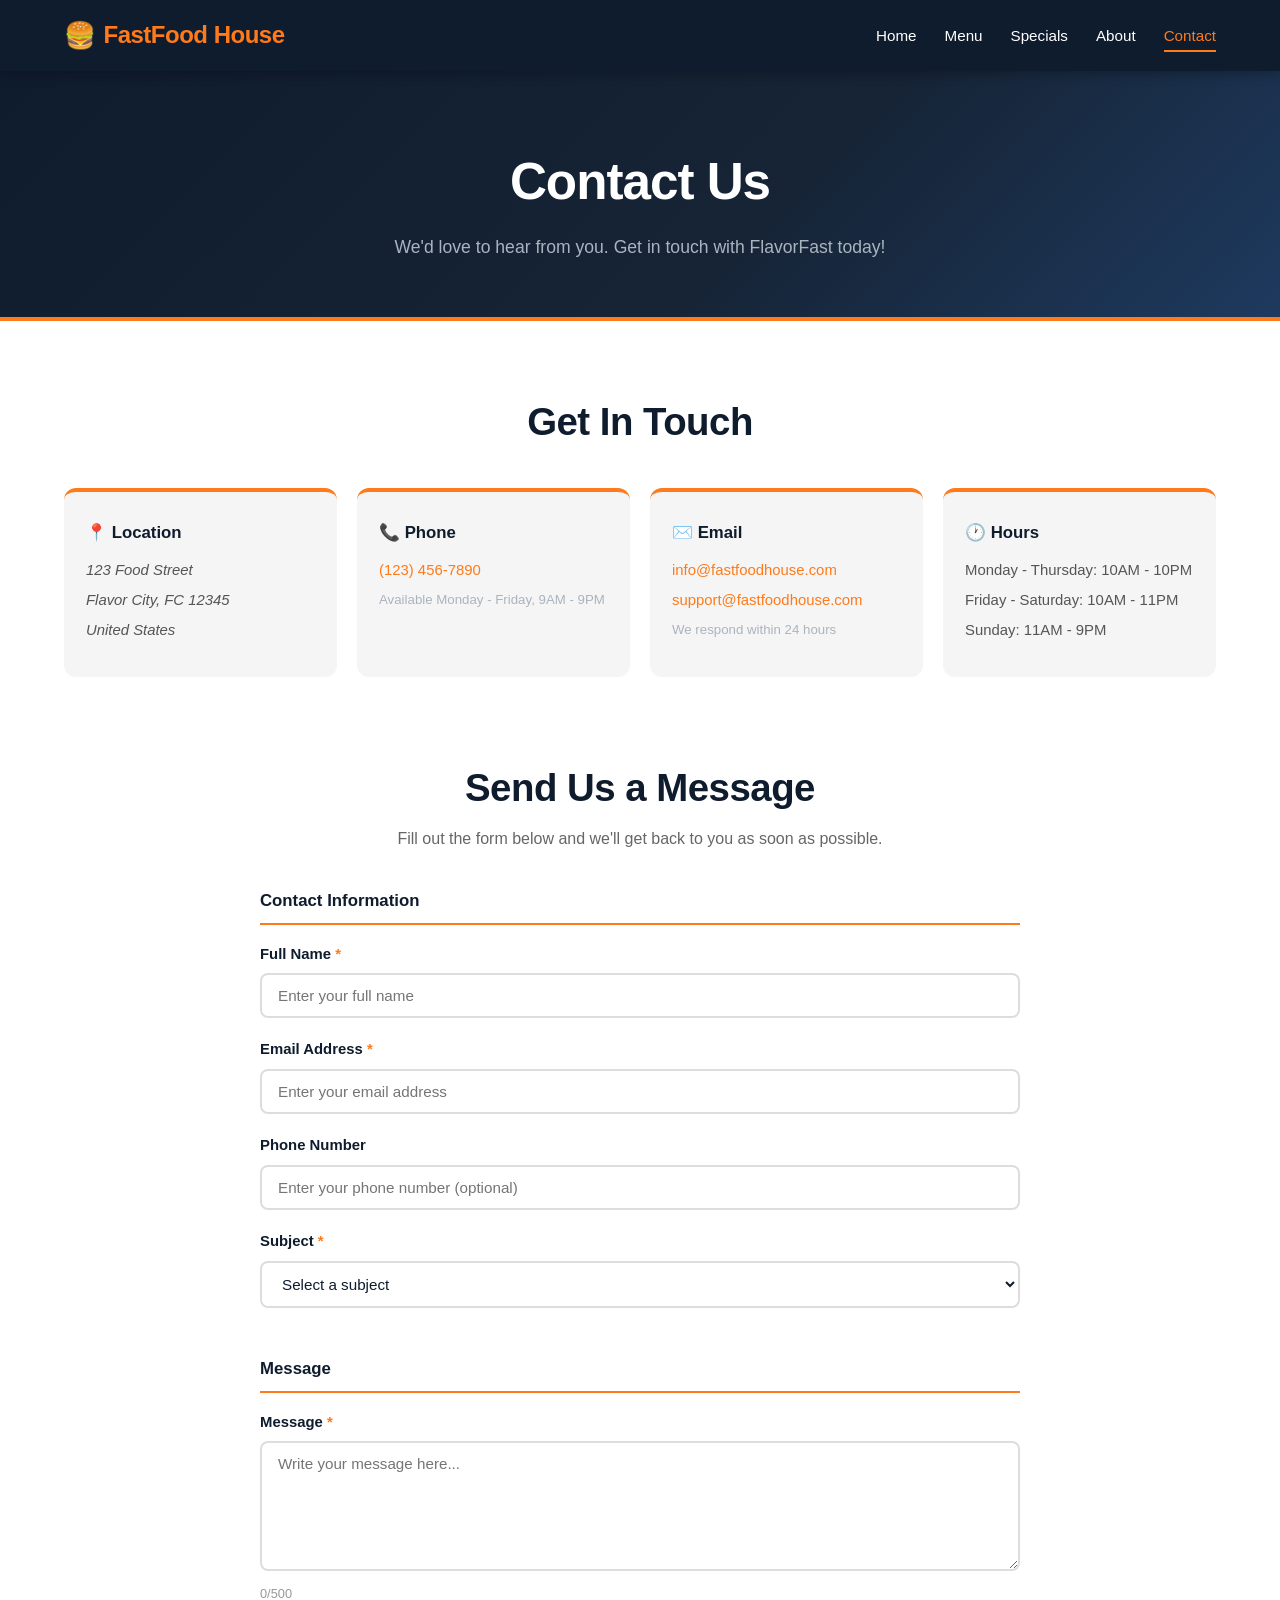
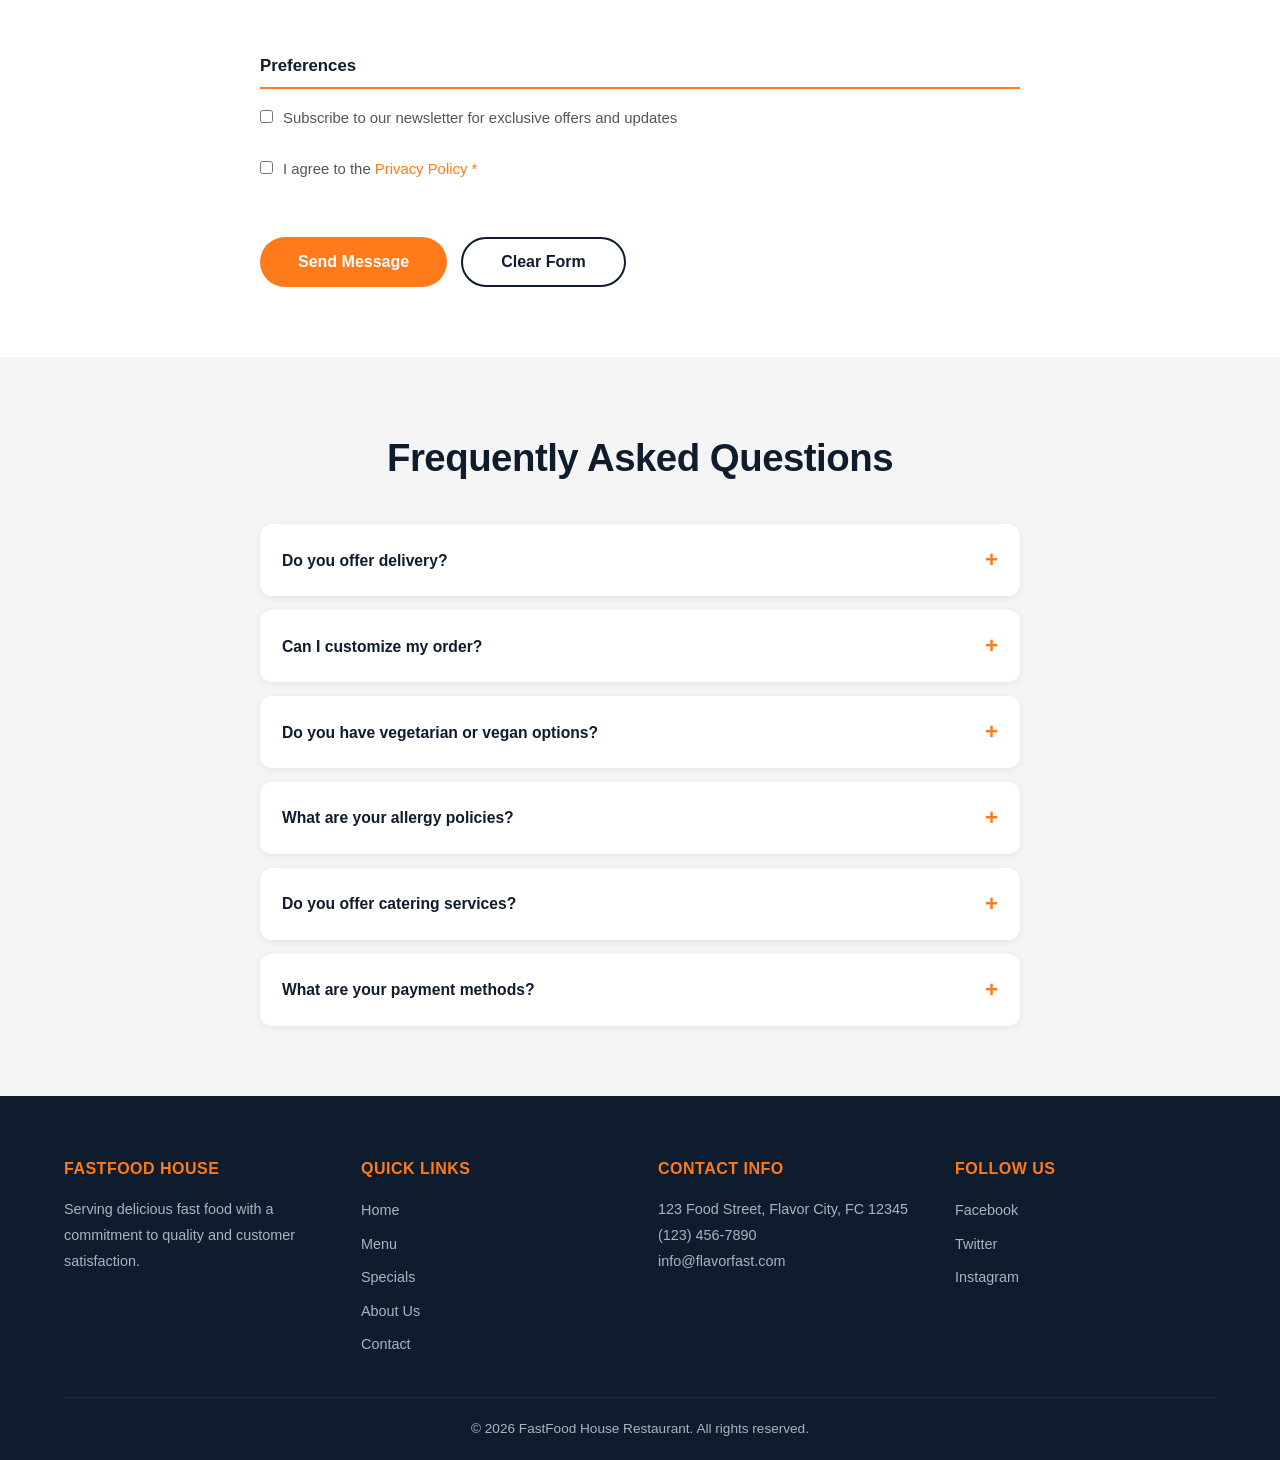
<file: contact.html>
<!DOCTYPE html>
<html lang="en">
<head>
  <meta charset="UTF-8">
  <meta name="viewport" content="width=device-width, initial-scale=1.0">
  <meta name="description" content="Contact FastFood House - Get in touch with us for orders, feedback, or inquiries. We'd love to hear from you!">
  <title>Contact Us - FastFood House Restaurant</title>
  <link rel="stylesheet" href="style.css">
</head>
<body>
  <!-- Navigation -->
  <nav class="navbar" role="navigation" aria-label="Main navigation">
      <div class="nav-container">
          <div class="logo">
              <a href="index.html" aria-label="FastFood House Home">
                  <span class="logo-icon">🍔</span>
                  <span class="logo-text">FastFood House</span>
              </a>
          </div>
          <button class="mobile-menu-btn" id="mobile-menu-btn" aria-label="Toggle mobile menu" aria-expanded="false">
              <span></span>
              <span></span>
              <span></span>
          </button>
          <ul class="nav-links" id="nav-links">
              <li><a href="index.html">Home</a></li>
              <li><a href="services.html">Menu</a></li>
              <li><a href="special.html">Specials</a></li>
              <li><a href="about.html">About</a></li>
              <li><a href="contact.html" aria-current="page">Contact</a></li>
          </ul>
      </div>
  </nav>




  <!-- Main Content -->
  <main>
      <!-- Page Header -->
      <section class="page-header">
          <div class="container">
              <h1>Contact Us</h1>
              <p>We'd love to hear from you. Get in touch with FlavorFast today!</p>
          </div>
      </section>




      <!-- Contact Information Section -->
      <section class="contact-info-section" role="region" aria-labelledby="contact-info-heading">
          <div class="container">
              <h2 id="contact-info-heading">Get In Touch</h2>
            
              <div class="contact-info-grid">
                  <article class="contact-info-card">
                      <h3>📍 Location</h3>
                      <address>
                          <p>123 Food Street</p>
                          <p>Flavor City, FC 12345</p>
                          <p>United States</p>
                      </address>
                  </article>




                  <article class="contact-info-card">
                      <h3>📞 Phone</h3>
                      <p><a href="tel:+1234567890">(123) 456-7890</a></p>
                      <p class="info-text">Available Monday - Friday, 9AM - 9PM</p>
                  </article>




                  <article class="contact-info-card">
                      <h3>✉️ Email</h3>
                      <p><a href="mailto:info@fastfoodhouse.com">info@fastfoodhouse.com</a></p>
                      <p><a href="mailto:support@fastfoodhouse.com">support@fastfoodhouse.com</a></p>
                      <p class="info-text">We respond within 24 hours</p>
                  </article>




                  <article class="contact-info-card">
                      <h3>🕐 Hours</h3>
                      <ul>
                          <li>Monday - Thursday: 10AM - 10PM</li>
                          <li>Friday - Saturday: 10AM - 11PM</li>
                          <li>Sunday: 11AM - 9PM</li>
                      </ul>
                  </article>
              </div>
          </div>
      </section>




      <!-- Contact Form Section -->
      <section class="contact-form-section" role="region" aria-labelledby="form-heading">
          <div class="container">
              <h2 id="form-heading">Send Us a Message</h2>
              <p>Fill out the form below and we'll get back to you as soon as possible.</p>




              <form id="contact-form" class="contact-form" method="POST" action="#" novalidate aria-labelledby="form-heading">
                  <fieldset>
                      <legend>Contact Information</legend>
                    
                      <!-- Name Field -->
                      <div class="form-group">
                          <label for="name">Full Name <span aria-label="required">*</span></label>
                          <input
                              type="text"
                              id="name"
                              name="name"
                              required
                              aria-required="true"
                              placeholder="Enter your full name"
                              minlength="2"
                          >
                          <small id="name-error" role="alert"></small>
                      </div>




                      <!-- Email Field -->
                      <div class="form-group">
                          <label for="email">Email Address <span aria-label="required">*</span></label>
                          <input
                              type="email"
                              id="email"
                              name="email"
                              required
                              aria-required="true"
                              placeholder="Enter your email address"
                          >
                          <small id="email-error" role="alert"></small>
                      </div>




                      <!-- Phone Field -->
                      <div class="form-group">
                          <label for="phone">Phone Number</label>
                          <input
                              type="tel"
                              id="phone"
                              name="phone"
                              placeholder="Enter your phone number (optional)"
                              pattern="[\d\s\-\+\(\)]+"
                          >
                          <small id="phone-error" role="alert"></small>
                      </div>




                      <!-- Subject Field -->
                      <div class="form-group">
                          <label for="subject">Subject <span aria-label="required">*</span></label>
                          <select
                              id="subject"
                              name="subject"
                              required
                              aria-required="true"
                          >
                              <option value="">Select a subject</option>
                              <option value="order">Order Inquiry</option>
                              <option value="feedback">Feedback</option>
                              <option value="complaint">Complaint</option>
                              <option value="partnership">Partnership Opportunity</option>
                              <option value="job">Job Application</option>
                              <option value="other">Other</option>
                          </select>
                          <small id="subject-error" role="alert"></small>
                      </div>
                  </fieldset>




                  <fieldset>
                      <legend>Message</legend>
                    
                      <!-- Message Field -->
                      <div class="form-group full-width">
                          <label for="message">Message <span aria-label="required">*</span></label>
                          <textarea
                              id="message"
                              name="message"
                              required
                              aria-required="true"
                              rows="6"
                              placeholder="Write your message here..."
                              minlength="10"
                              maxlength="500"
                          ></textarea>
                          <small id="message-count" class="char-count">0/500</small>
                          <small id="message-error" role="alert"></small>
                      </div>
                  </fieldset>




                  <fieldset>
                      <legend>Preferences</legend>
                    
                      <!-- Newsletter Checkbox -->
                      <div class="form-group checkbox-group">
                          <input
                              type="checkbox"
                              id="newsletter"
                              name="newsletter"
                          >
                          <label for="newsletter">Subscribe to our newsletter for exclusive offers and updates</label>
                      </div>




                      <!-- Privacy Checkbox -->
                      <div class="form-group checkbox-group">
                          <input
                              type="checkbox"
                              id="privacy"
                              name="privacy"
                              required
                              aria-required="true"
                          >
                          <label for="privacy">I agree to the <a href="#" target="_blank">Privacy Policy</a> <span aria-label="required">*</span></label>
                          <small id="privacy-error" role="alert"></small>
                      </div>
                  </fieldset>




                  <!-- Form Buttons -->
                  <div class="form-buttons">
                      <button type="submit" class="submit-button" aria-label="Submit contact form">Send Message</button>
                      <button type="reset" class="reset-button" aria-label="Clear form fields">Clear Form</button>
                  </div>




                  <!-- Form Status Message -->
                  <div id="form-status" class="form-status" role="status" aria-live="polite" aria-atomic="true"></div>
              </form>
          </div>
      </section>




      <!-- FAQ Section with Accordion -->
      <section class="faq-section" role="region" aria-labelledby="faq-heading">
          <div class="container">
              <h2 id="faq-heading">Frequently Asked Questions</h2>
            
              <div class="faq-list" role="region" aria-labelledby="faq-heading">
                  <details class="faq-item">
                      <summary aria-expanded="false">Do you offer delivery?</summary>
                      <p>Yes! We offer delivery through our partnerships with major delivery services. Call us or order online for convenience.</p>
                  </details>




                  <details class="faq-item">
                      <summary aria-expanded="false">Can I customize my order?</summary>
                      <p>Absolutely! We pride ourselves on making orders your way. Let us know your preferences, and we'll customize your meal perfectly.</p>
                  </details>




                  <details class="faq-item">
                      <summary aria-expanded="false">Do you have vegetarian or vegan options?</summary>
                      <p>Yes, we have several vegetarian and vegan options available. Visit our menu page to see our full selection of plant-based meals.</p>
                  </details>




                  <details class="faq-item">
                      <summary aria-expanded="false">What are your allergy policies?</summary>
                      <p>We take allergies seriously. Please inform our staff of any food allergies when ordering, and we'll do our best to accommodate your needs safely.</p>
                  </details>




                  <details class="faq-item">
                      <summary aria-expanded="false">Do you offer catering services?</summary>
                      <p>Yes! We offer catering for small and large events. Contact us for special packages and bulk orders.</p>
                  </details>




                  <details class="faq-item">
                      <summary aria-expanded="false">What are your payment methods?</summary>
                      <p>We accept cash, all major credit cards, debit cards, and digital payment methods like Apple Pay and Google Pay.</p>
                  </details>
              </div>
          </div>
      </section>
  </main>




  <!-- Footer -->
  <footer role="contentinfo">
      <div class="container">
          <div class="footer-content">
              <div class="footer-section">
                  <h4>FastFood House</h4>
                  <p>Serving delicious fast food with a commitment to quality and customer satisfaction.</p>
              </div>




              <div class="footer-section">
                  <h4>Quick Links</h4>
                  <ul>
                      <li><a href="index.html">Home</a></li>
                      <li><a href="services.html">Menu</a></li>
                      <li><a href="special.html">Specials</a></li>
                      <li><a href="about.html">About Us</a></li>
                      <li><a href="contact.html">Contact</a></li>
                  </ul>
              </div>




              <div class="footer-section">
                  <h4>Contact Info</h4>
                  <address>
                      <p>123 Food Street, Flavor City, FC 12345</p>
                      <p><a href="tel:+1234567890">(123) 456-7890</a></p>
                      <p><a href="mailto:info@flavorfast.com">info@flavorfast.com</a></p>
                  </address>
              </div>




              <div class="footer-section">
                  <h4>Follow Us</h4>
                  <ul class="social-links">
                      <li><a href="https://facebook.com" aria-label="Visit our Facebook page">Facebook</a></li>
                      <li><a href="https://twitter.com" aria-label="Visit our Twitter page">Twitter</a></li>
                      <li><a href="https://instagram.com" aria-label="Visit our Instagram page">Instagram</a></li>
                  </ul>
              </div>
          </div>




          <div class="footer-bottom">
              <p>&copy; 2026 FastFood House Restaurant. All rights reserved.</p>
          </div>
      </div>
  </footer>




  <script src="script.js"></script>
</body>
</html>
</file>
<file: style.css>
*, *::before, *::after {
    margin: 0;
    padding: 0;
    box-sizing: border-box;
}

:root {
    --primary:       #ff7a1a;
    --primary-dark:  #e06510;
    --dark:          #0f1c2e;
    --dark-2:        #162436;
    --light:         #ffffff;
    --gray:          #f5f5f5;
    --text-muted:    #aab4c0;
    --card-shadow:   0 4px 20px rgba(0,0,0,0.10);
    --radius:        12px;
    --transition:    0.3s ease;
}

html { scroll-behavior: smooth; }

body {
    font-family: 'Segoe UI', Tahoma, Geneva, Verdana, sans-serif;
    line-height: 1.6;
    background: var(--gray);
    color: var(--dark);
}

img { max-width: 100%; display: block; }

a { text-decoration: none; color: inherit; }

ul { list-style: none; }

.container {
    width: 90%;
    max-width: 1200px;
    margin: 0 auto;
}


.navbar {
    background: var(--dark);
    color: var(--light);
    padding: 15px 0;
    position: sticky;
    top: 0;
    z-index: 1000;
    box-shadow: 0 2px 12px rgba(0,0,0,0.3);
}

.nav-container {
    display: flex;
    justify-content: space-between;
    align-items: center;
    width: 90%;
    max-width: 1200px;
    margin: auto;
}

.logo a {
    color: var(--primary);
    font-size: 1.5rem;
    font-weight: 800;
    text-decoration: none;
    display: flex;
    align-items: center;
    gap: 8px;
    letter-spacing: -0.5px;
}

.logo-icon { font-size: 1.6rem; }

.nav-links {
    display: flex;
    gap: 28px;
    align-items: center;
}

.nav-links a {
    color: var(--light);
    font-weight: 500;
    font-size: 0.95rem;
    padding: 6px 0;
    border-bottom: 2px solid transparent;
    transition: var(--transition);
    text-decoration: none;
}

.nav-links a:hover,
.nav-links a[aria-current="page"] {
    color: var(--primary);
    border-bottom-color: var(--primary);
}


.mobile-menu-btn {
    display: none;
    flex-direction: column;
    justify-content: space-between;
    width: 28px;
    height: 20px;
    background: none;
    border: none;
    cursor: pointer;
    padding: 0;
}

.mobile-menu-btn span {
    display: block;
    width: 100%;
    height: 3px;
    background: var(--light);
    border-radius: 3px;
    transition: var(--transition);
}

.mobile-menu-btn.active span:nth-child(1) { transform: translateY(8.5px) rotate(45deg); }
.mobile-menu-btn.active span:nth-child(2) { opacity: 0; }
.mobile-menu-btn.active span:nth-child(3) { transform: translateY(-8.5px) rotate(-45deg); }

.page-header {
    background: linear-gradient(135deg, var(--dark) 0%, var(--dark-2) 60%, #1e3a5f 100%);
    color: var(--light);
    text-align: center;
    padding: 70px 20px 60px;
    position: relative;
    overflow: hidden;
}

.page-header::before {
    content: '';
    position: absolute;
    bottom: -2px;
    left: 0;
    right: 0;
    height: 6px;
    background: var(--primary);
}

.page-header h1 {
    font-size: clamp(2rem, 5vw, 3.2rem);
    font-weight: 800;
    letter-spacing: -1px;
    margin-bottom: 10px;
}

.page-header p {
    font-size: 1.1rem;
    color: var(--text-muted);
    max-width: 600px;
    margin: 0 auto;
}


   HERO / CAROUSEL (index.html)
   ============================================= */
.hero {
    position: relative;
    background: var(--dark);
}

.carousel-container {
    position: relative;
    overflow: hidden;
    height: 520px;
}

.carousel-slide {
    display: none;
    position: absolute;
    inset: 0;
}

.carousel-slide.active { display: block; }

.carousel-slide img {
    width: 100%;
    height: 100%;
    object-fit: cover;
    opacity: 0.55;
}

.carousel-overlay {
    position: absolute;
    inset: 0;
    display: flex;
    flex-direction: column;
    justify-content: center;
    align-items: center;
    text-align: center;
    padding: 20px;
    color: var(--light);
}

.carousel-overlay h1 {
    font-size: clamp(2rem, 6vw, 4rem);
    font-weight: 900;
    letter-spacing: -1px;
    text-shadow: 0 2px 12px rgba(0,0,0,0.5);
    margin-bottom: 12px;
}

.hero-subtitle {
    font-size: 1.2rem;
    color: rgba(255,255,255,0.85);
    max-width: 500px;
    text-shadow: 0 1px 6px rgba(0,0,0,0.4);
}

.carousel-btn {
    position: absolute;
    top: 50%;
    transform: translateY(-50%);
    background: rgba(255,122,26,0.85);
    color: white;
    border: none;
    font-size: 1.4rem;
    width: 48px;
    height: 48px;
    border-radius: 50%;
    cursor: pointer;
    transition: var(--transition);
    z-index: 10;
    display: flex;
    align-items: center;
    justify-content: center;
}

.carousel-btn:hover { background: var(--primary); transform: translateY(-50%) scale(1.1); }
.carousel-btn.prev { left: 18px; }
.carousel-btn.next { right: 18px; }

.carousel-dots {
    position: absolute;
    bottom: 18px;
    left: 50%;
    transform: translateX(-50%);
    display: flex;
    gap: 10px;
    z-index: 10;
}

.dot {
    width: 12px; height: 12px;
    border-radius: 50%;
    background: rgba(255,255,255,0.45);
    border: none;
    cursor: pointer;
    transition: var(--transition);
    padding: 0;
}

.dot.active, .dot:hover { background: var(--primary); }

.cta-button {
    display: block;
    width: fit-content;
    margin: -26px auto 0;
    background: var(--primary);
    color: white;
    padding: 16px 40px;
    border-radius: 50px;
    font-size: 1.1rem;
    font-weight: 700;
    box-shadow: 0 6px 24px rgba(255,122,26,0.4);
    transition: var(--transition);
    position: relative;
    z-index: 5;
    text-decoration: none;
}

.cta-button:hover {
    background: var(--primary-dark);
    transform: translateY(-3px);
    box-shadow: 0 10px 30px rgba(255,122,26,0.5);
}

.services-overview {
    padding: 80px 0;
    background: white;
}

.services-overview h2,
.featured-items h2,
.our-story h2,
.our-mission h2,
.contact-info-section h2,
.contact-form-section h2,
.faq-section h2,
.menu-section-wrapper h2,
.specials-section h2 {
    text-align: center;
    font-size: clamp(1.6rem, 3.5vw, 2.4rem);
    font-weight: 800;
    color: var(--dark);
    margin-bottom: 12px;
    letter-spacing: -0.5px;
}

.section-subtitle {
    text-align: center;
    color: #666;
    margin-bottom: 50px;
    font-size: 1.05rem;
}

.services-grid {
    display: grid;
    grid-template-columns: repeat(auto-fit, minmax(220px, 1fr));
    gap: 24px;
    margin-top: 40px;
}

.service-card {
    background: var(--gray);
    padding: 32px 24px;
    border-radius: var(--radius);
    text-align: center;
    transition: var(--transition);
    border: 2px solid transparent;
}

.service-card:hover {
    transform: translateY(-6px);
    border-color: var(--primary);
    background: white;
    box-shadow: var(--card-shadow);
}

.service-icon {
    font-size: 2.4rem;
    margin-bottom: 14px;
}

.service-card h3 {
    font-size: 1.1rem;
    font-weight: 700;
    margin-bottom: 8px;
    color: var(--dark);
}

.service-card p { color: #555; font-size: 0.93rem; }

/* Featured Items */
.featured-items {
    padding: 80px 0;
    background: var(--gray);
}

.items-grid {
    display: grid;
    grid-template-columns: repeat(auto-fit, minmax(260px, 1fr));
    gap: 28px;
    margin-top: 40px;
}

.item-card {
    background: white;
    border-radius: var(--radius);
    overflow: hidden;
    box-shadow: var(--card-shadow);
    transition: var(--transition);
}

.item-card:hover { transform: translateY(-6px); box-shadow: 0 12px 32px rgba(0,0,0,0.14); }

.item-card img { width: 100%; height: 200px; object-fit: cover; }

.item-card h3, .item-card p, .item-card .price {
    padding: 0 18px;
}

.item-card h3 { padding-top: 18px; font-size: 1.1rem; font-weight: 700; margin-bottom: 6px; }
.item-card .price { color: var(--primary); font-weight: 800; font-size: 1.15rem; margin: 4px 0 8px; }
.item-card p { color: #555; font-size: 0.91rem; padding-bottom: 18px; }

.view-all-button {
    display: block;
    width: fit-content;
    margin: 36px auto 0;
    background: var(--dark);
    color: white;
    padding: 14px 38px;
    border-radius: 50px;
    font-weight: 700;
    font-size: 1rem;
    transition: var(--transition);
    text-decoration: none;
}

.view-all-button:hover { background: var(--primary); transform: translateY(-3px); }

/* CTA Section */
.cta-section {
    background: linear-gradient(135deg, var(--primary) 0%, var(--primary-dark) 100%);
    padding: 80px 20px;
    text-align: center;
    color: white;
}

.cta-section h2 {
    font-size: clamp(1.8rem, 4vw, 2.8rem);
    font-weight: 800;
    color: white !important;
    margin-bottom: 12px;
}

.cta-section p { font-size: 1.1rem; opacity: 0.92; margin-bottom: 32px; }

.cta-button.primary {
    background: white;
    color: var(--primary);
    display: inline-block;
    padding: 16px 44px;
    border-radius: 50px;
    font-weight: 800;
    font-size: 1.05rem;
    transition: var(--transition);
    text-decoration: none;
}

.cta-button.primary:hover {
    background: var(--dark);
    color: white;
    transform: translateY(-3px);
}

/* =============================================
   MENU PAGE (services.html)
   ============================================= */
.menu-filters {
    display: flex;
    justify-content: center;
    flex-wrap: wrap;
    gap: 12px;
    padding: 36px 20px 0;
}

.filter-btn {
    padding: 10px 26px;
    border: 2px solid var(--dark);
    background: white;
    border-radius: 50px;
    font-weight: 600;
    font-size: 0.95rem;
    cursor: pointer;
    transition: var(--transition);
    color: var(--dark);
}

.filter-btn:hover,
.filter-btn.active {
    background: var(--primary);
    border-color: var(--primary);
    color: white;
}

.menu-section-wrapper {
    padding: 60px 0 40px;
}

.menu-category {
    padding: 0 0 60px;
}

.menu-category-header {
    display: flex;
    align-items: center;
    gap: 14px;
    margin-bottom: 30px;
    padding-bottom: 14px;
    border-bottom: 3px solid var(--primary);
}

.menu-category-header .cat-icon { font-size: 2rem; }

.menu-category-header h2 {
    font-size: 1.8rem;
    font-weight: 800;
    color: var(--dark);
    text-align: left;
    margin-bottom: 0;
}

/* Menu grid */
.menu-grid {
    display: grid;
    grid-template-columns: repeat(auto-fit, minmax(260px, 1fr));
    gap: 22px;
}

.menu-item {
    background: white;
    border-radius: var(--radius);
    overflow: hidden;
    box-shadow: var(--card-shadow);
    transition: var(--transition);
    display: flex;
    flex-direction: column;
}

.menu-item:hover {
    transform: translateY(-6px);
    box-shadow: 0 12px 32px rgba(0,0,0,0.14);
}

.menu-item img {
    width: 100%;
    height: 180px;
    object-fit: cover;
}

.menu-item-body {
    padding: 18px;
    flex: 1;
    display: flex;
    flex-direction: column;
}

.menu-item h3 { font-size: 1.05rem; font-weight: 700; margin-bottom: 6px; }
.menu-item p  { color: #666; font-size: 0.88rem; margin-bottom: 12px; flex: 1; }

.menu-item-footer {
    display: flex;
    justify-content: space-between;
    align-items: center;
}

.menu-item span.price {
    color: var(--primary);
    font-weight: 800;
    font-size: 1.1rem;
}

.add-btn {
    background: var(--primary);
    color: white;
    border: none;
    padding: 8px 18px;
    border-radius: 30px;
    font-size: 0.85rem;
    font-weight: 700;
    cursor: pointer;
    transition: var(--transition);
}

.add-btn:hover { background: var(--primary-dark); transform: scale(1.05); }


.specials-section {
    padding: 70px 0;
}

.specials-intro {
    text-align: center;
    color: #555;
    margin-bottom: 50px;
    font-size: 1.05rem;
    max-width: 600px;
    margin-left: auto;
    margin-right: auto;
}

.specials-grid {
    display: grid;
    grid-template-columns: repeat(auto-fit, minmax(280px, 1fr));
    gap: 28px;
}

.special-card {
    background: white;
    border-radius: var(--radius);
    overflow: hidden;
    box-shadow: var(--card-shadow);
    transition: var(--transition);
    position: relative;
}

.special-card:hover {
    transform: translateY(-8px);
    box-shadow: 0 16px 40px rgba(0,0,0,0.15);
}

.special-card img {
    width: 100%;
    height: 210px;
    object-fit: cover;
}

.special-badge {
    position: absolute;
    top: 16px;
    right: 16px;
    background: var(--primary);
    color: white;
    padding: 6px 14px;
    border-radius: 30px;
    font-size: 0.8rem;
    font-weight: 800;
    text-transform: uppercase;
    letter-spacing: 0.5px;
}

.special-card-body {
    padding: 22px;
}

.special-card-body h2 {
    font-size: 1.25rem;
    font-weight: 800;
    color: var(--dark);
    margin-bottom: 8px;
    text-align: left;
}

.special-card-body p {
    color: #666;
    font-size: 0.92rem;
    margin-bottom: 16px;
}

.special-card-footer {
    display: flex;
    justify-content: space-between;
    align-items: center;
    margin-top: 10px;
}

.price-group { display: flex; flex-direction: column; }

.price-old {
    color: #999;
    font-size: 0.88rem;
    text-decoration: line-through;
}

.price {
    color: var(--primary);
    font-size: 1.4rem;
    font-weight: 800;
}

.order-btn {
    background: var(--dark);
    color: white;
    border: none;
    padding: 10px 22px;
    border-radius: 30px;
    font-weight: 700;
    font-size: 0.9rem;
    cursor: pointer;
    transition: var(--transition);
    text-decoration: none;
    display: inline-block;
}

.order-btn:hover { background: var(--primary); transform: scale(1.05); }

/* Countdown timer */
.countdown-section {
    background: var(--dark);
    color: white;
    text-align: center;
    padding: 50px 20px;
    margin-bottom: 60px;
}

.countdown-section h2 {
    font-size: 1.5rem;
    font-weight: 700;
    color: white !important;
    margin-bottom: 8px;
}

.countdown-section p { color: var(--text-muted); margin-bottom: 28px; }

.countdown-timer {
    display: flex;
    justify-content: center;
    gap: 24px;
    flex-wrap: wrap;
}

.timer-block {
    background: rgba(255,122,26,0.15);
    border: 2px solid var(--primary);
    border-radius: var(--radius);
    padding: 18px 26px;
    min-width: 90px;
}

.timer-number {
    display: block;
    font-size: 2.8rem;
    font-weight: 900;
    color: var(--primary);
    line-height: 1;
}

.timer-label {
    display: block;
    font-size: 0.78rem;
    text-transform: uppercase;
    letter-spacing: 1.5px;
    color: var(--text-muted);
    margin-top: 6px;
}

.our-story {
    padding: 80px 0;
    background: white;
}

.content-grid {
    display: grid;
    grid-template-columns: 1fr 1fr;
    gap: 50px;
    align-items: center;
}

.content-text h2 { text-align: left; margin-bottom: 20px; }
.content-text p { color: #555; margin-bottom: 14px; line-height: 1.75; }

.content-image img {
    border-radius: var(--radius);
    box-shadow: var(--card-shadow);
    width: 100%;
    height: 360px;
    object-fit: cover;
}

.our-mission { padding: 70px 0; background: var(--gray); }
.our-mission p { color: #555; max-width: 800px; margin: 0 auto 30px; }

.commitment-grid {
    display: grid;
    grid-template-columns: repeat(auto-fit, minmax(220px, 1fr));
    gap: 20px;
    margin: 36px 0;
}

.commitment-item {
    background: white;
    padding: 24px;
    border-radius: var(--radius);
    border-left: 4px solid var(--primary);
    font-size: 0.95rem;
    color: #444;
    box-shadow: var(--card-shadow);
}

.food-grid {
    display: grid;
    grid-template-columns: repeat(auto-fit, minmax(220px, 1fr));
    gap: 24px;
    margin: 36px 0;
}

.food-item {
    background: white;
    border-radius: var(--radius);
    overflow: hidden;
    box-shadow: var(--card-shadow);
    text-align: center;
    padding-bottom: 20px;
}

.food-item img { width: 100%; height: 180px; object-fit: cover; margin-bottom: 14px; }
.food-item h3 { font-size: 1.05rem; font-weight: 700; margin-bottom: 8px; color: var(--dark); }
.food-item p { color: #666; font-size: 0.88rem; padding: 0 16px; }

.mission-grid {
    display: grid;
    grid-template-columns: repeat(auto-fit, minmax(240px, 1fr));
    gap: 24px;
    margin-top: 40px;
}

.mission-card {
    background: white;
    border-radius: var(--radius);
    padding: 28px 22px;
    box-shadow: var(--card-shadow);
    text-align: center;
}

.mission-icon { font-size: 2.2rem; margin-bottom: 12px; }
.mission-card h2 { font-size: 1.1rem; font-weight: 700; margin-bottom: 12px; color: var(--dark); text-align: center; }
.mission-card img { width: 100%; border-radius: 8px; margin-bottom: 12px; height: 160px; object-fit: cover; }
.mission-card p { color: #555; font-size: 0.9rem; }


.contact-info-section { padding: 70px 0 40px; background: white; }
.contact-form-section { padding: 40px 0 70px; background: white; }

.contact-info-grid {
    display: grid;
    grid-template-columns: repeat(auto-fit, minmax(220px, 1fr));
    gap: 20px;
    margin-top: 36px;
}

.contact-info-card {
    background: var(--gray);
    padding: 28px 22px;
    border-radius: var(--radius);
    transition: var(--transition);
    border-top: 4px solid var(--primary);
}

.contact-info-card:hover { transform: translateY(-4px); box-shadow: var(--card-shadow); }
.contact-info-card h3 { font-size: 1.05rem; font-weight: 700; margin-bottom: 12px; color: var(--dark); }
.contact-info-card p, .contact-info-card li { color: #555; font-size: 0.93rem; margin-bottom: 6px; }
.contact-info-card a { color: var(--primary); }
.contact-info-card a:hover { text-decoration: underline; }
.contact-info-card ul { padding-left: 0; }
.info-text { color: var(--text-muted) !important; font-size: 0.83rem !important; }

/* Contact form */
.contact-form-section h2 { margin-bottom: 8px; }
.contact-form-section > .container > p { text-align: center; color: #666; margin-bottom: 36px; }

.contact-form { max-width: 760px; margin: 0 auto; }

.contact-form fieldset {
    border: none;
    margin-bottom: 28px;
}

.contact-form legend {
    font-weight: 700;
    font-size: 1.05rem;
    color: var(--dark);
    margin-bottom: 18px;
    padding-bottom: 8px;
    border-bottom: 2px solid var(--primary);
    width: 100%;
}

.form-group { margin-bottom: 20px; }

.form-group label {
    display: block;
    font-weight: 600;
    margin-bottom: 7px;
    color: var(--dark);
    font-size: 0.93rem;
}

.form-group label span { color: var(--primary); }

.form-group input,
.form-group select,
.form-group textarea {
    width: 100%;
    padding: 12px 16px;
    border: 2px solid #ddd;
    border-radius: 8px;
    font-size: 0.95rem;
    font-family: inherit;
    transition: var(--transition);
    background: white;
    color: var(--dark);
}

.form-group input:focus,
.form-group select:focus,
.form-group textarea:focus {
    outline: none;
    border-color: var(--primary);
    box-shadow: 0 0 0 3px rgba(255,122,26,0.12);
}

.form-group input.error,
.form-group select.error,
.form-group textarea.error {
    border-color: #e53e3e;
}

.form-group small { display: block; margin-top: 5px; font-size: 0.8rem; color: #e53e3e; }
.char-count { color: #999 !important; }

.checkbox-group {
    display: flex;
    align-items: flex-start;
    gap: 10px;
}

.checkbox-group input[type="checkbox"] {
    width: auto;
    margin-top: 3px;
    accent-color: var(--primary);
}

.checkbox-group label { font-weight: 400; color: #555; }
.checkbox-group a { color: var(--primary); }

.form-buttons { display: flex; gap: 14px; flex-wrap: wrap; margin-top: 10px; }

.submit-button {
    background: var(--primary);
    color: white;
    border: none;
    padding: 14px 38px;
    border-radius: 50px;
    font-size: 1rem;
    font-weight: 700;
    cursor: pointer;
    transition: var(--transition);
}

.submit-button:hover { background: var(--primary-dark); transform: translateY(-2px); }

.reset-button {
    background: white;
    color: var(--dark);
    border: 2px solid var(--dark);
    padding: 14px 38px;
    border-radius: 50px;
    font-size: 1rem;
    font-weight: 700;
    cursor: pointer;
    transition: var(--transition);
}

.reset-button:hover { background: var(--gray); }

.form-status {
    margin-top: 18px;
    padding: 14px 18px;
    border-radius: 8px;
    font-weight: 600;
    display: none;
}

.form-status.success { background: #d4edda; color: #155724; display: block; }
.form-status.error   { background: #f8d7da; color: #721c24; display: block; }

/* FAQ Accordion */
.faq-section { padding: 70px 0; background: var(--gray); }
.faq-section h2 { margin-bottom: 36px; }

.faq-list { max-width: 760px; margin: 0 auto; display: flex; flex-direction: column; gap: 14px; }

.faq-item {
    background: white;
    border-radius: var(--radius);
    overflow: hidden;
    box-shadow: 0 2px 8px rgba(0,0,0,0.07);
}

.faq-item summary {
    padding: 18px 22px;
    font-weight: 600;
    font-size: 0.98rem;
    cursor: pointer;
    list-style: none;
    display: flex;
    justify-content: space-between;
    align-items: center;
    color: var(--dark);
    transition: var(--transition);
}

.faq-item summary::-webkit-details-marker { display: none; }
.faq-item summary::after { content: '+'; font-size: 1.4rem; color: var(--primary); font-weight: 700; }
.faq-item[open] summary::after { content: '−'; }
.faq-item summary:hover { background: var(--gray); }

.faq-item p {
    padding: 0 22px 18px;
    color: #555;
    font-size: 0.93rem;
    line-height: 1.7;
}


footer {
    background: var(--dark);
    color: var(--light);
    padding: 60px 0 0;
    margin-top: 0;
}

.footer-content {
    display: grid;
    grid-template-columns: repeat(auto-fit, minmax(180px, 1fr));
    gap: 36px;
    padding-bottom: 40px;
}

.footer-section h4 {
    font-size: 1rem;
    font-weight: 700;
    color: var(--primary);
    margin-bottom: 16px;
    text-transform: uppercase;
    letter-spacing: 0.5px;
}

.footer-section p, .footer-section address { color: var(--text-muted); font-size: 0.9rem; line-height: 1.8; font-style: normal; }

.footer-section ul { display: flex; flex-direction: column; gap: 8px; }
.footer-section ul a { color: var(--text-muted); font-size: 0.9rem; transition: var(--transition); }
.footer-section ul a:hover { color: var(--primary); padding-left: 4px; }

.footer-section address a { color: var(--text-muted); }
.footer-section address a:hover { color: var(--primary); }

.social-links { display: flex; flex-direction: column; gap: 8px; }

.footer-bottom {
    border-top: 1px solid rgba(255,255,255,0.08);
    padding: 20px 0;
    text-align: center;
    color: var(--text-muted);
    font-size: 0.85rem;
}


.reveal {
    opacity: 0;
    transform: translateY(30px);
    transition: opacity 0.6s ease, transform 0.6s ease;
}

.reveal.visible {
    opacity: 1;
    transform: translateY(0);
}


@media (max-width: 768px) {
    .mobile-menu-btn { display: flex; }

    .nav-links {
        flex-direction: column;
        background: var(--dark-2);
        position: absolute;
        top: 62px;
        left: 0;
        right: 0;
        padding: 20px;
        gap: 6px;
        display: none;
        border-top: 3px solid var(--primary);
    }

    .nav-links.active { display: flex !important; }

    .nav-links a {
        padding: 10px 12px;
        border-bottom: 1px solid rgba(255,255,255,0.06);
        display: block;
        border-bottom-color: transparent;
    }

    .carousel-container { height: 360px; }
    .carousel-overlay h1 { font-size: 1.8rem; }

    .content-grid { grid-template-columns: 1fr; }
    .content-image { order: -1; }

    .menu-filters { gap: 8px; }
    .filter-btn { padding: 8px 18px; font-size: 0.88rem; }

    .countdown-timer { gap: 12px; }
    .timer-block { padding: 14px 18px; min-width: 72px; }
    .timer-number { font-size: 2rem; }

    .form-buttons { flex-direction: column; }
    .submit-button, .reset-button { width: 100%; text-align: center; }

    .footer-content { grid-template-columns: 1fr 1fr; }
}

@media (max-width: 480px) {
    .footer-content { grid-template-columns: 1fr; }
    .specials-grid { grid-template-columns: 1fr; }
    .menu-grid { grid-template-columns: 1fr; }
}
</file>
